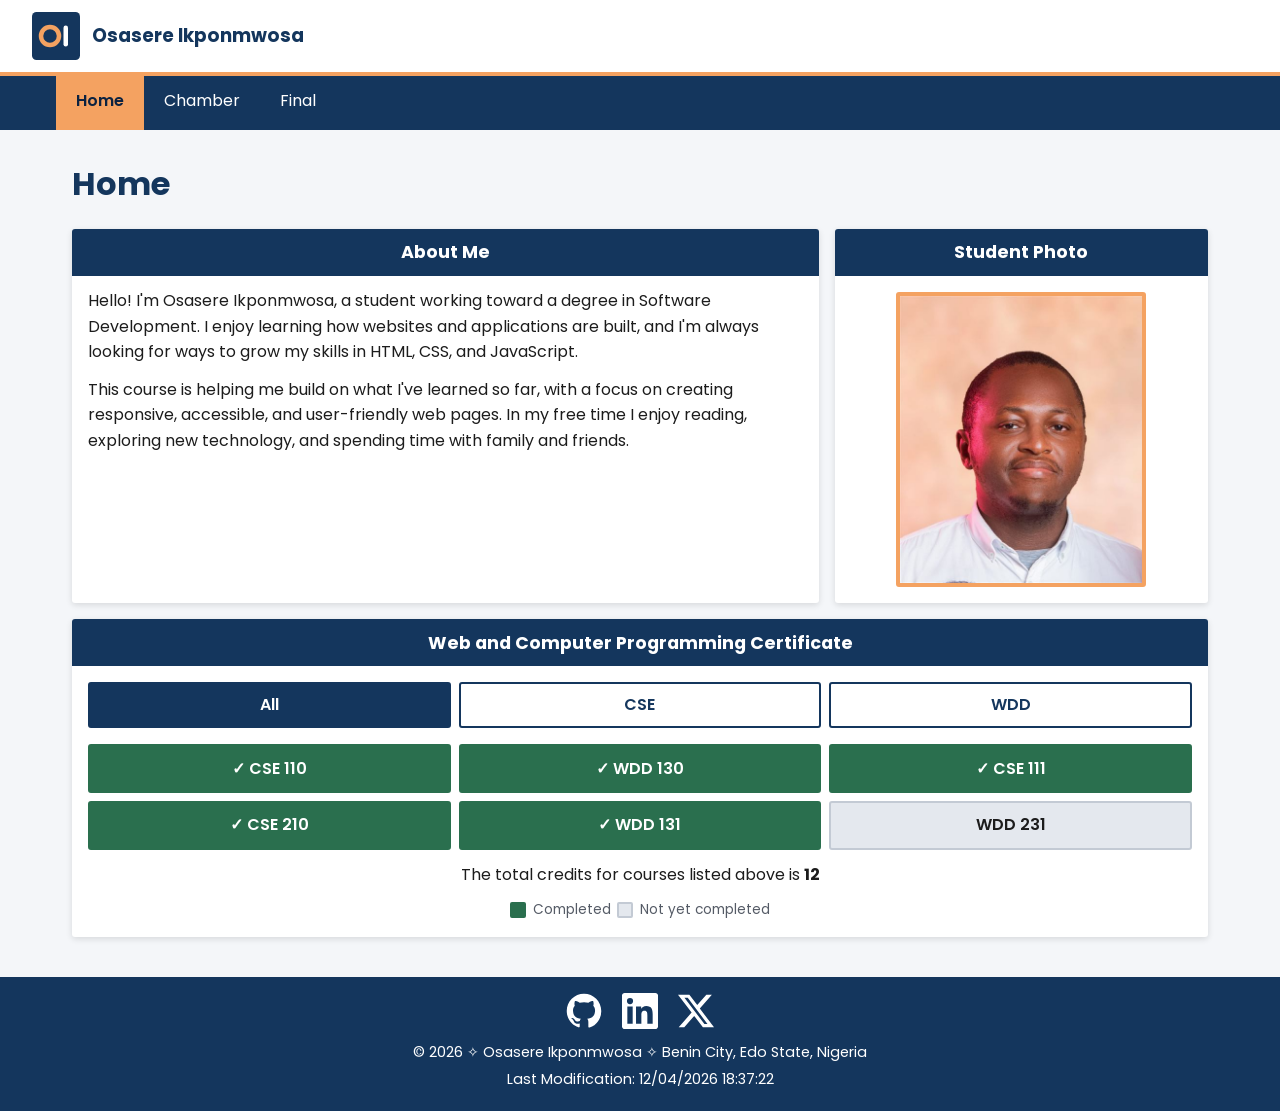
<file: index.html>
<!DOCTYPE html>
<html lang="en">

<head>
  <meta charset="UTF-8">
  <meta name="viewport" content="width=device-width, initial-scale=1.0">
  <title>WDD 231 Course Home | Osasere Ikponmwosa</title>
  <meta name="description"
    content="Course home page for WDD 231 Frontend Web Development I by Osasere Ikponmwosa, featuring the Web and Computer Programming certificate courses.">
  <meta name="author" content="Osasere Ikponmwosa">
  <link rel="preconnect" href="https://fonts.googleapis.com">
  <link rel="preconnect" href="https://fonts.gstatic.com" crossorigin>
  <link href="https://fonts.googleapis.com/css2?family=Poppins:wght@400;600;700&display=swap" rel="stylesheet">
  <link rel="stylesheet" href="styles/small.css">
  <link rel="stylesheet" href="styles/larger.css">
  <link rel="icon" href="images/logo.svg" type="image/svg+xml">
  <script src="scripts/navigation.js" defer></script>
  <script src="scripts/date.js" defer></script>
  <script src="scripts/course.js" defer></script>
</head>

<body>
  <header>
    <div class="brand">
      <img src="images/logo.svg" alt="Osasere Ikponmwosa site logo" width="48" height="48">
      <span>Osasere Ikponmwosa</span>
    </div>
    <button id="menu" type="button" aria-label="Toggle navigation menu" aria-expanded="false"
      aria-controls="nav-links"></button>
  </header>

  <nav aria-label="Main navigation">
    <ul id="nav-links">
      <li class="current"><a href="index.html" aria-current="page">Home</a></li>
      <li><a href="chamber/index.html">Chamber</a></li>
      <li><a href="final/index.html">Final</a></li>
    </ul>
  </nav>

  <main>
    <h1>Home</h1>

    <section class="card about">
      <h2>About Me</h2>
      <p>
        Hello! I'm Osasere Ikponmwosa, a student working toward a degree in Software Development.
        I enjoy learning how websites and applications are built, and I'm always looking for ways to
        grow my skills in HTML, CSS, and JavaScript.
      </p>
      <p>
        This course is helping me build on what I've learned so far, with a focus on creating
        responsive, accessible, and user-friendly web pages. In my free time I enjoy reading,
        exploring new technology, and spending time with family and friends.
      </p>
    </section>

    <section class="card photo">
      <h2>Student Photo</h2>
      <figure>
        <img src="images/profile.jpg" alt="Portrait of Osasere Ikponmwosa" width="250" height="295">
      </figure>
    </section>

    <section class="card courses">
      <h2>Web and Computer Programming Certificate</h2>
      <div class="filters" role="group" aria-label="Filter courses">
        <button type="button" id="all" class="active" aria-pressed="true">All</button>
        <button type="button" id="cse" aria-pressed="false">CSE</button>
        <button type="button" id="wdd" aria-pressed="false">WDD</button>
      </div>
      <div id="course-list" class="course-list"></div>
      <p class="credits">The total credits for courses listed above is <strong id="total-credits">0</strong></p>
      <p class="legend"><span class="key completed-key"></span> Completed <span class="key"></span> Not yet completed</p>
    </section>
  </main>

  <footer>
    <div class="social">
      <a href="https://github.com/osasereik/wdd231"><img src="images/github.svg" alt="GitHub" width="36" height="36"></a>
      <a href="https://www.linkedin.com/in/seregheik/"><img src="images/linkedin.svg" alt="LinkedIn" width="36" height="36"></a>
      <a href="https://x.com/"><img src="images/x-twitter.svg" alt="X" width="36" height="36"></a>
    </div>
    <p>&copy; <span id="currentyear"></span> &#10023; Osasere Ikponmwosa &#10023; Benin City, Edo State, Nigeria</p>
    <p>Last Modification: <span id="lastModified"></span></p>
  </footer>
</body>

</html>
</file>
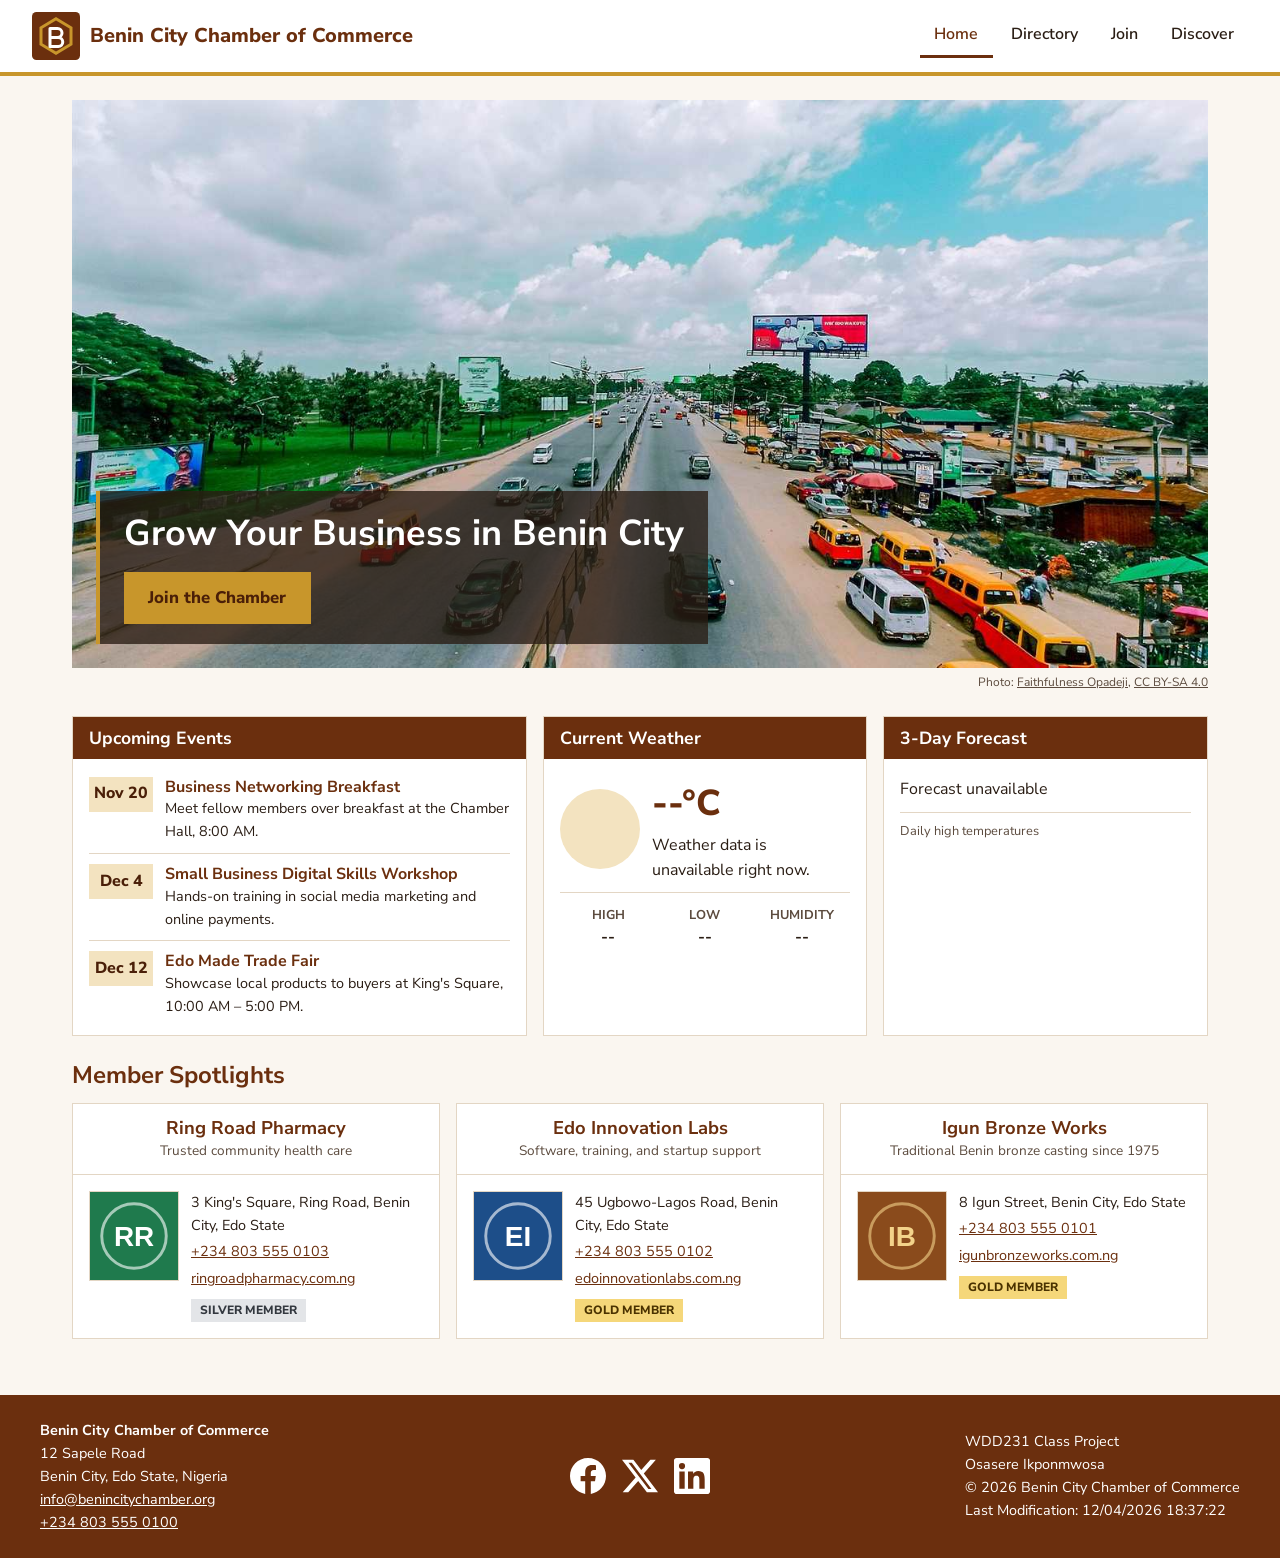
<file: chamber/index.html>
<!DOCTYPE html>
<html lang="en">

<head>
  <meta charset="UTF-8">
  <meta name="viewport" content="width=device-width, initial-scale=1.0">
  <title>Benin City Chamber of Commerce | Home</title>
  <meta name="description"
    content="The Benin City Chamber of Commerce connects and supports local businesses in Edo State, Nigeria. See upcoming events, current weather, and featured member businesses.">
  <meta name="author" content="Osasere Ikponmwosa">

  <meta property="og:title" content="Benin City Chamber of Commerce">
  <meta property="og:description"
    content="Connecting and supporting local businesses in Benin City, Edo State, Nigeria.">
  <meta property="og:image" content="https://osasereik.github.io/wdd231/chamber/images/og-image.jpg">
  <meta property="og:url" content="https://osasereik.github.io/wdd231/chamber/index.html">
  <meta property="og:type" content="website">

  <link rel="icon" href="images/favicon.svg" type="image/svg+xml">

  <link rel="preload" as="image" href="images/hero-medium.jpg"
    imagesrcset="images/hero-small.jpg 600w, images/hero-medium.jpg 1000w, images/hero-large.jpg 1400w"
    imagesizes="(min-width: 1200px) 1136px, 100vw" fetchpriority="high">

  <link rel="preconnect" href="https://fonts.googleapis.com">
  <link rel="preconnect" href="https://fonts.gstatic.com" crossorigin>
  <link href="https://fonts.googleapis.com/css2?family=Nunito+Sans:wght@400;600;700;800&display=swap"
    rel="stylesheet">

  <link rel="stylesheet" href="styles/normalize.css">
  <link rel="stylesheet" href="styles/small.css">
  <link rel="stylesheet" href="styles/larger.css">

  <script src="scripts/navigation.js" defer></script>
  <script src="scripts/date.js" defer></script>
  <script src="scripts/weather.js" defer></script>
  <script type="module" src="scripts/spotlights.js"></script>
</head>

<body>
  <header>
    <a class="brand" href="index.html">
      <img src="images/logo.svg" alt="Benin City Chamber of Commerce logo" width="48" height="48">
      <span>Benin City Chamber of Commerce</span>
    </a>
    <button id="menu" type="button" aria-label="Toggle navigation menu" aria-expanded="false"
      aria-controls="nav-links"></button>
    <nav aria-label="Main navigation">
      <ul id="nav-links">
        <li class="current"><a href="index.html" aria-current="page">Home</a></li>
        <li><a href="directory.html">Directory</a></li>
        <li><a href="join.html">Join</a></li>
        <li><a href="discover.html">Discover</a></li>
      </ul>
    </nav>
  </header>

  <main>
    <section class="hero">
      <img src="images/hero-medium.jpg"
        srcset="images/hero-small.jpg 600w, images/hero-medium.jpg 1000w, images/hero-large.jpg 1400w"
        sizes="(min-width: 1200px) 1136px, 100vw"
        alt="Busy highway in Benin City with yellow commercial buses under a bright cloudy sky"
        width="1400" height="700" fetchpriority="high">
      <div class="hero-content">
        <h1>Grow Your Business in Benin City</h1>
        <a class="cta" href="join.html">Join the Chamber</a>
      </div>
      <p class="credit">
        Photo: <a href="https://commons.wikimedia.org/wiki/File:High-Way_in_Benin_City,_Edo_State.jpg"
          target="_blank" rel="noopener">Faithfulness Opadeji</a>,
        <a href="https://creativecommons.org/licenses/by-sa/4.0" target="_blank" rel="noopener">CC BY-SA 4.0</a>
      </p>
    </section>

    <div class="home-grid">
      <section class="card events">
        <h2>Upcoming Events</h2>
        <ul class="event-list">
          <li>
            <time datetime="2026-11-20">Nov 20</time>
            <div>
              <h3>Business Networking Breakfast</h3>
              <p>Meet fellow members over breakfast at the Chamber Hall, 8:00 AM.</p>
            </div>
          </li>
          <li>
            <time datetime="2026-12-04">Dec 4</time>
            <div>
              <h3>Small Business Digital Skills Workshop</h3>
              <p>Hands-on training in social media marketing and online payments.</p>
            </div>
          </li>
          <li>
            <time datetime="2026-12-12">Dec 12</time>
            <div>
              <h3>Edo Made Trade Fair</h3>
              <p>Showcase local products to buyers at King's Square, 10:00 AM – 5:00 PM.</p>
            </div>
          </li>
        </ul>
      </section>

      <section class="card weather">
        <h2>Current Weather</h2>
        <div class="weather-now">
          <div id="weather-icon" class="weather-icon"></div>
          <div>
            <p class="temp" id="current-temp">--°C</p>
            <p id="weather-desc">Loading weather…</p>
          </div>
        </div>
        <dl class="weather-details">
          <dt>High</dt>
          <dd id="weather-high">--</dd>
          <dt>Low</dt>
          <dd id="weather-low">--</dd>
          <dt>Humidity</dt>
          <dd id="weather-humidity">--</dd>
        </dl>
      </section>

      <section class="card forecast">
        <h2>3-Day Forecast</h2>
        <ul id="forecast" class="forecast-list">
          <li><span>Loading…</span> <strong>--</strong></li>
          <li><span>Loading…</span> <strong>--</strong></li>
          <li><span>Loading…</span> <strong>--</strong></li>
        </ul>
        <p class="forecast-note">Daily high temperatures</p>
      </section>
    </div>

    <section class="spotlight-section">
      <h2>Member Spotlights</h2>
      <div id="spotlights" class="members grid"></div>
    </section>
  </main>

  <footer>
    <div class="footer-inner">
      <address class="contact">
        <strong>Benin City Chamber of Commerce</strong><br>
        12 Sapele Road<br>
        Benin City, Edo State, Nigeria<br>
        <a href="mailto:info@benincitychamber.org">info@benincitychamber.org</a><br>
        <a href="tel:+2348035550100">+234 803 555 0100</a>
      </address>

      <div class="social">
        <a href="https://www.facebook.com/"><img src="images/facebook.svg" alt="Facebook" width="36" height="36"></a>
        <a href="https://x.com/"><img src="images/x-twitter.svg" alt="X" width="36" height="36"></a>
        <a href="https://www.linkedin.com/in/seregheik/"><img src="images/linkedin.svg" alt="LinkedIn" width="36" height="36"></a>
      </div>

      <div class="dev-info">
        <p>WDD231 Class Project</p>
        <p>Osasere Ikponmwosa</p>
        <p>&copy; <span id="currentyear"></span> Benin City Chamber of Commerce</p>
        <p>Last Modification: <span id="lastModified"></span></p>
      </div>
    </div>
  </footer>
</body>

</html>
</file>
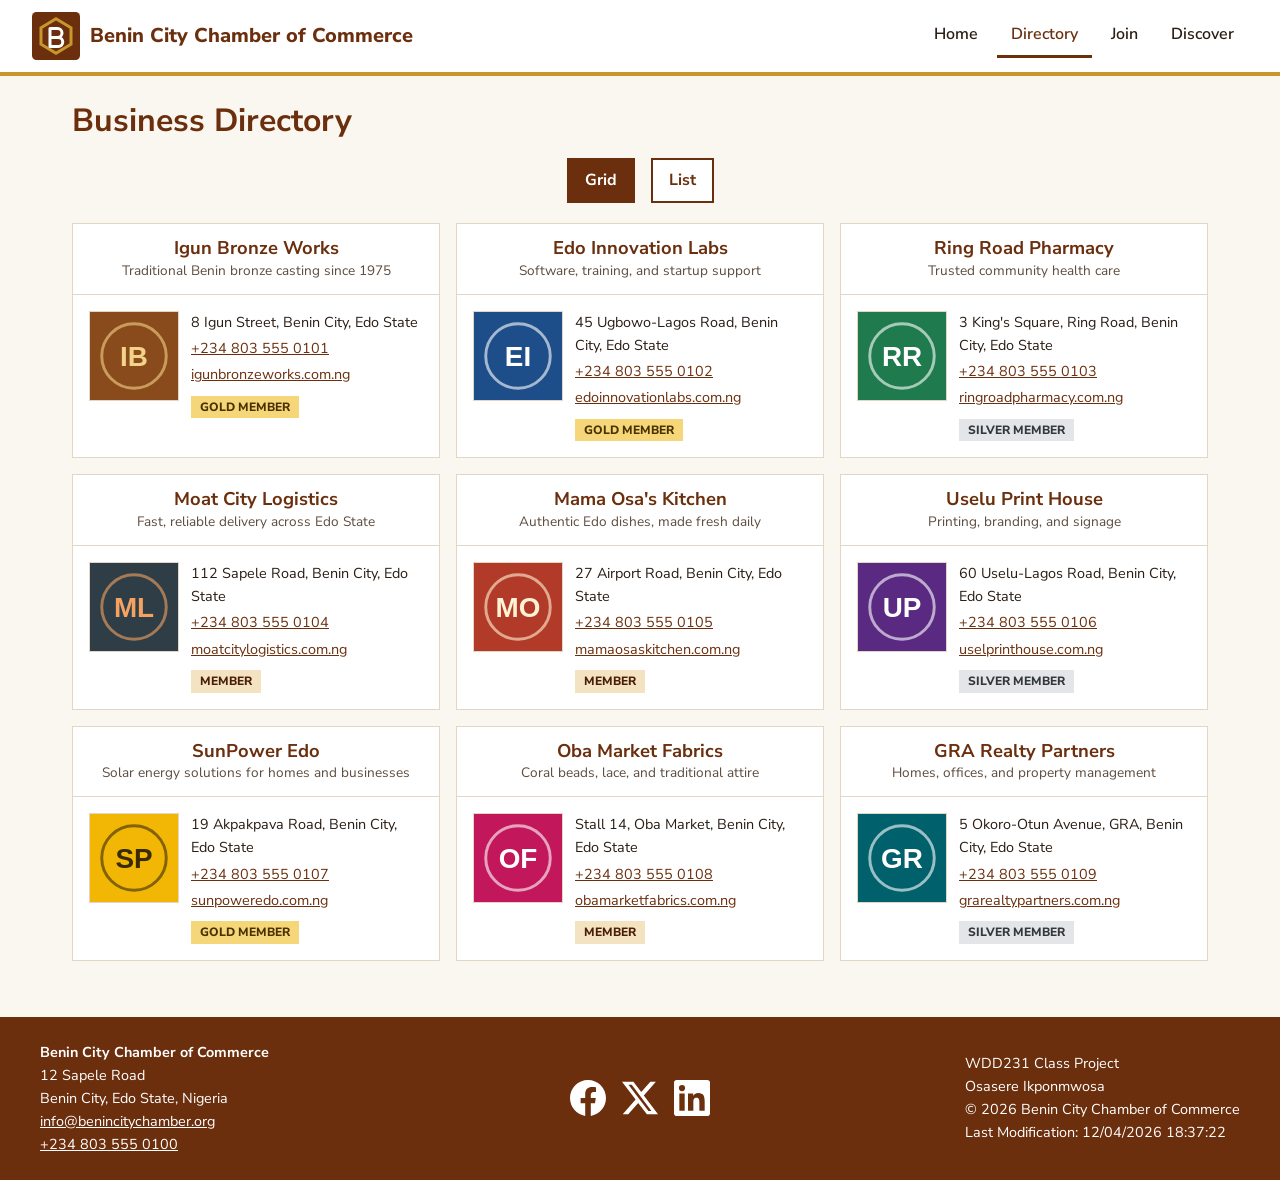
<file: chamber/directory.html>
<!DOCTYPE html>
<html lang="en">

<head>
  <meta charset="UTF-8">
  <meta name="viewport" content="width=device-width, initial-scale=1.0">
  <title>Business Directory | Benin City Chamber of Commerce</title>
  <meta name="description"
    content="Browse the member business directory of the Benin City Chamber of Commerce in Edo State, Nigeria. Find local companies, contact details, and websites.">
  <meta name="author" content="Osasere Ikponmwosa">

  <meta property="og:title" content="Business Directory | Benin City Chamber of Commerce">
  <meta property="og:description"
    content="Find and connect with member businesses of the Benin City Chamber of Commerce in Edo State, Nigeria.">
  <meta property="og:image" content="https://osasereik.github.io/wdd231/chamber/images/og-image.jpg">
  <meta property="og:url" content="https://osasereik.github.io/wdd231/chamber/directory.html">
  <meta property="og:type" content="website">

  <link rel="icon" href="images/favicon.svg" type="image/svg+xml">

  <link rel="preconnect" href="https://fonts.googleapis.com">
  <link rel="preconnect" href="https://fonts.gstatic.com" crossorigin>
  <link href="https://fonts.googleapis.com/css2?family=Nunito+Sans:wght@400;600;700;800&display=swap"
    rel="stylesheet">

  <link rel="stylesheet" href="styles/normalize.css">
  <link rel="stylesheet" href="styles/small.css">
  <link rel="stylesheet" href="styles/larger.css">

  <script src="scripts/navigation.js" defer></script>
  <script src="scripts/date.js" defer></script>
  <script type="module" src="scripts/directory.js"></script>
</head>

<body>
  <header>
    <a class="brand" href="index.html">
      <img src="images/logo.svg" alt="Benin City Chamber of Commerce logo" width="48" height="48">
      <span>Benin City Chamber of Commerce</span>
    </a>
    <button id="menu" type="button" aria-label="Toggle navigation menu" aria-expanded="false"
      aria-controls="nav-links"></button>
    <nav aria-label="Main navigation">
      <ul id="nav-links">
        <li><a href="index.html">Home</a></li>
        <li class="current"><a href="directory.html" aria-current="page">Directory</a></li>
        <li><a href="join.html">Join</a></li>
        <li><a href="discover.html">Discover</a></li>
      </ul>
    </nav>
  </header>

  <main>
    <h1>Business Directory</h1>

    <div class="view-toggle" role="group" aria-label="Choose directory view">
      <button type="button" id="grid-btn" class="active" aria-pressed="true">
        Grid
      </button>
      <button type="button" id="list-btn" aria-pressed="false">
        List
      </button>
    </div>

    <div id="members" class="members grid" aria-live="polite"></div>
  </main>

  <footer>
    <div class="footer-inner">
      <address class="contact">
        <strong>Benin City Chamber of Commerce</strong><br>
        12 Sapele Road<br>
        Benin City, Edo State, Nigeria<br>
        <a href="mailto:info@benincitychamber.org">info@benincitychamber.org</a><br>
        <a href="tel:+2348035550100">+234 803 555 0100</a>
      </address>

      <div class="social">
        <a href="https://www.facebook.com/"><img src="images/facebook.svg" alt="Facebook" width="36" height="36"></a>
        <a href="https://x.com/"><img src="images/x-twitter.svg" alt="X" width="36" height="36"></a>
        <a href="https://www.linkedin.com/in/seregheik/"><img src="images/linkedin.svg" alt="LinkedIn" width="36" height="36"></a>
      </div>

      <div class="dev-info">
        <p>WDD231 Class Project</p>
        <p>Osasere Ikponmwosa</p>
        <p>&copy; <span id="currentyear"></span> Benin City Chamber of Commerce</p>
        <p>Last Modification: <span id="lastModified"></span></p>
      </div>
    </div>
  </footer>
</body>

</html>
</file>
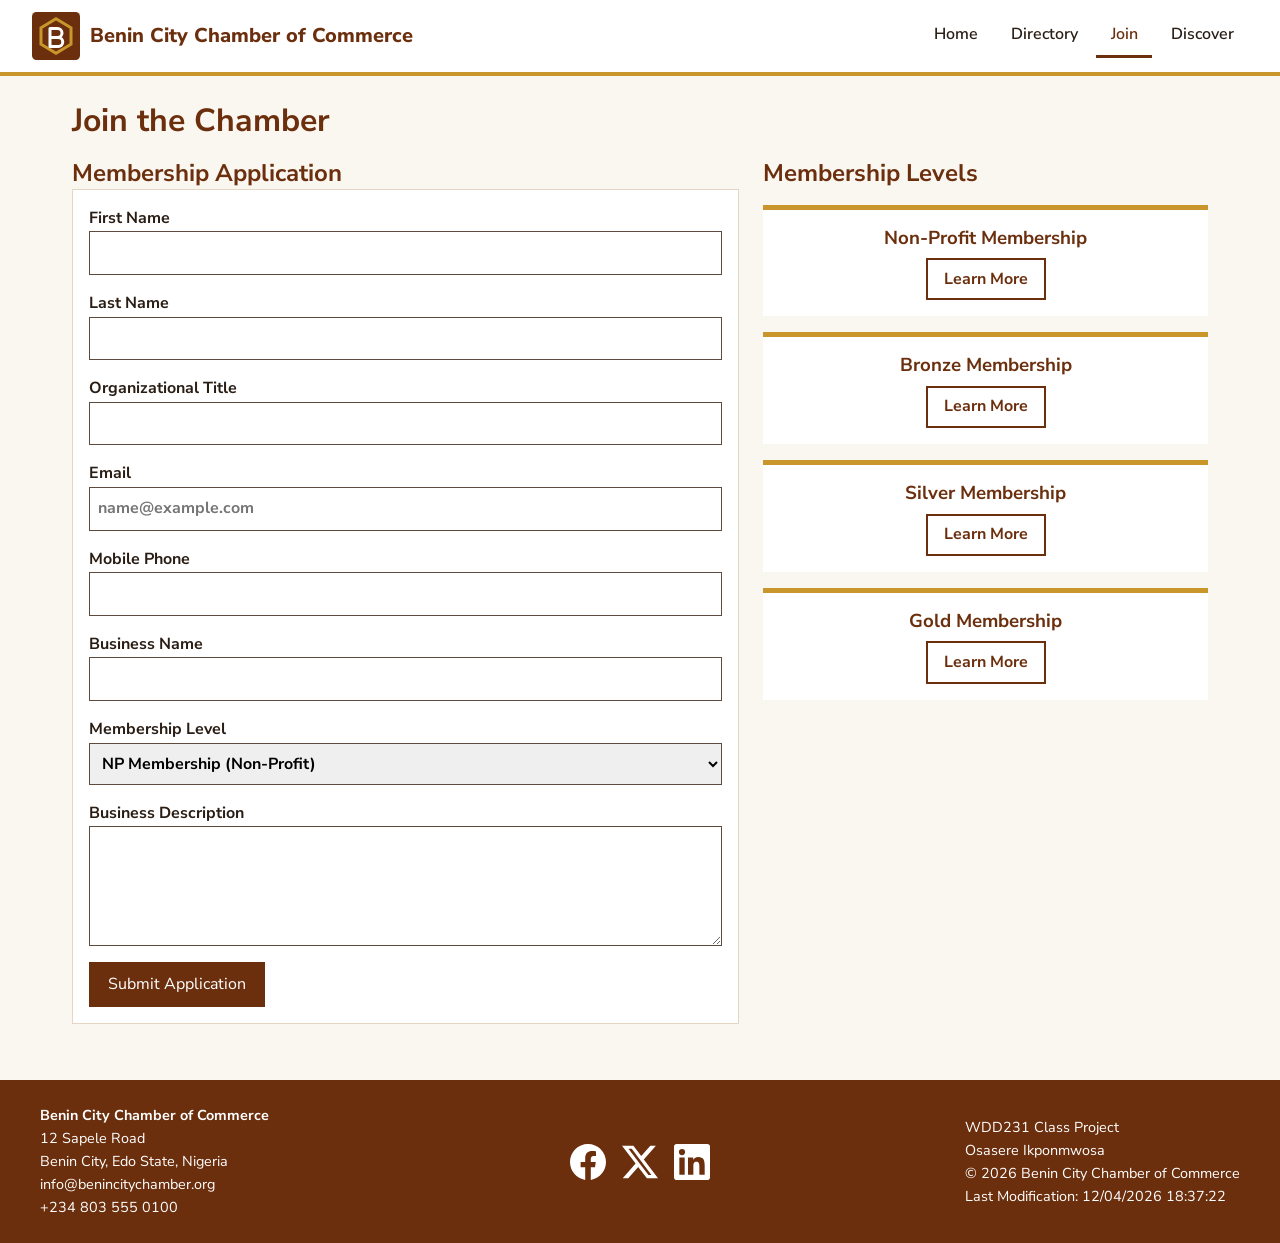
<file: chamber/join.html>
<!DOCTYPE html>
<html lang="en">

<head>
  <meta charset="UTF-8">
  <meta name="viewport" content="width=device-width, initial-scale=1.0">
  <title>Join | Benin City Chamber of Commerce</title>
  <meta name="description" content="Join the Benin City Chamber of Commerce. Compare membership levels and apply online.">
  <meta name="author" content="Osasere Ikponmwosa">
  <meta property="og:title" content="Join the Benin City Chamber of Commerce">
  <meta property="og:description" content="Compare membership levels and apply to join the chamber.">
  <meta property="og:image" content="https://osasereik.github.io/wdd231/chamber/images/og-image.jpg">
  <meta property="og:url" content="https://osasereik.github.io/wdd231/chamber/join.html">
  <link rel="icon" href="images/favicon.svg" type="image/svg+xml">
  <link rel="preconnect" href="https://fonts.googleapis.com">
  <link rel="preconnect" href="https://fonts.gstatic.com" crossorigin>
  <link href="https://fonts.googleapis.com/css2?family=Nunito+Sans:wght@400;700&display=swap" rel="stylesheet">
  <link rel="stylesheet" href="styles/normalize.css">
  <link rel="stylesheet" href="styles/small.css">
  <link rel="stylesheet" href="styles/larger.css">
  <script src="scripts/navigation.js" defer></script>
  <script src="scripts/date.js" defer></script>
  <script src="scripts/join.js" defer></script>
</head>

<body>
  <header>
    <a class="brand" href="index.html">
      <img src="images/logo.svg" alt="Benin City Chamber of Commerce logo" width="48" height="48">
      <span>Benin City Chamber of Commerce</span>
    </a>
    <button id="menu" type="button" aria-label="Toggle navigation menu"></button>
    <nav>
      <ul id="nav-links">
        <li><a href="index.html">Home</a></li>
        <li><a href="directory.html">Directory</a></li>
        <li class="current"><a href="join.html">Join</a></li>
        <li><a href="discover.html">Discover</a></li>
      </ul>
    </nav>
  </header>

  <main>
    <h1>Join the Chamber</h1>

    <div class="join-layout">
      <section>
        <h2>Membership Application</h2>
        <form class="join-form" action="thankyou.html" method="get">
          <label>First Name
            <input type="text" name="first" title="First name" autocomplete="given-name" required>
          </label>
          <label>Last Name
            <input type="text" name="last" title="Last name" autocomplete="family-name" required>
          </label>
          <label>Organizational Title
            <input type="text" name="title" title="At least 7 letters, spaces, or hyphens" autocomplete="organization-title" pattern="[A-Za-z \-]{7,}">
          </label>
          <label>Email
            <input type="email" name="email" title="Email address" autocomplete="email" placeholder="name@example.com" required>
          </label>
          <label>Mobile Phone
            <input type="tel" name="phone" title="Mobile phone number" autocomplete="tel" required>
          </label>
          <label>Business Name
            <input type="text" name="business" title="Business or organization name" autocomplete="organization" required>
          </label>
          <label>Membership Level
            <select name="level" title="Membership level">
              <option value="np">NP Membership (Non-Profit)</option>
              <option value="bronze">Bronze Membership</option>
              <option value="silver">Silver Membership</option>
              <option value="gold">Gold Membership</option>
            </select>
          </label>
          <label>Business Description
            <textarea name="description" title="Business description" rows="4"></textarea>
          </label>
          <input type="hidden" name="timestamp" id="timestamp">
          <input type="submit" value="Submit Application">
        </form>
      </section>

      <section>
        <h2>Membership Levels</h2>
        <div class="level-card">
          <h3>Non-Profit Membership</h3>
          <button type="button" data-modal="np">Learn More</button>
        </div>
        <div class="level-card">
          <h3>Bronze Membership</h3>
          <button type="button" data-modal="bronze">Learn More</button>
        </div>
        <div class="level-card">
          <h3>Silver Membership</h3>
          <button type="button" data-modal="silver">Learn More</button>
        </div>
        <div class="level-card">
          <h3>Gold Membership</h3>
          <button type="button" data-modal="gold">Learn More</button>
        </div>
      </section>
    </div>

    <dialog id="np">
      <h3>Non-Profit Membership</h3>
      <ul>
        <li>Directory listing</li>
        <li>Monthly newsletter</li>
      </ul>
      <p>Cost: Free</p>
      <button type="button" class="close">Close</button>
    </dialog>

    <dialog id="bronze">
      <h3>Bronze Membership</h3>
      <ul>
        <li>Directory listing</li>
        <li>Monthly newsletter</li>
        <li>One free training workshop</li>
      </ul>
      <p>Cost: &#8358;50,000 per year</p>
      <button type="button" class="close">Close</button>
    </dialog>

    <dialog id="silver">
      <h3>Silver Membership</h3>
      <ul>
        <li>Everything in Bronze</li>
        <li>Home page spotlight</li>
        <li>Discounts on chamber events</li>
      </ul>
      <p>Cost: &#8358;120,000 per year</p>
      <button type="button" class="close">Close</button>
    </dialog>

    <dialog id="gold">
      <h3>Gold Membership</h3>
      <ul>
        <li>Everything in Silver</li>
        <li>Website advertising</li>
        <li>Invitations to special events</li>
        <li>Free booth at the trade fair</li>
      </ul>
      <p>Cost: &#8358;250,000 per year</p>
      <button type="button" class="close">Close</button>
    </dialog>
  </main>

  <footer>
    <div class="footer-inner">
      <address>
        <strong>Benin City Chamber of Commerce</strong><br>
        12 Sapele Road<br>
        Benin City, Edo State, Nigeria<br>
        info@benincitychamber.org<br>
        +234 803 555 0100
      </address>
      <div class="social">
        <a href="https://www.facebook.com/"><img src="images/facebook.svg" alt="Facebook" width="36" height="36"></a>
        <a href="https://x.com/"><img src="images/x-twitter.svg" alt="X" width="36" height="36"></a>
        <a href="https://www.linkedin.com/in/seregheik/"><img src="images/linkedin.svg" alt="LinkedIn" width="36" height="36"></a>
      </div>
      <div class="dev-info">
        <p>WDD231 Class Project</p>
        <p>Osasere Ikponmwosa</p>
        <p>&copy; <span id="currentyear"></span> Benin City Chamber of Commerce</p>
        <p>Last Modification: <span id="lastModified"></span></p>
      </div>
    </div>
  </footer>
</body>

</html>
</file>
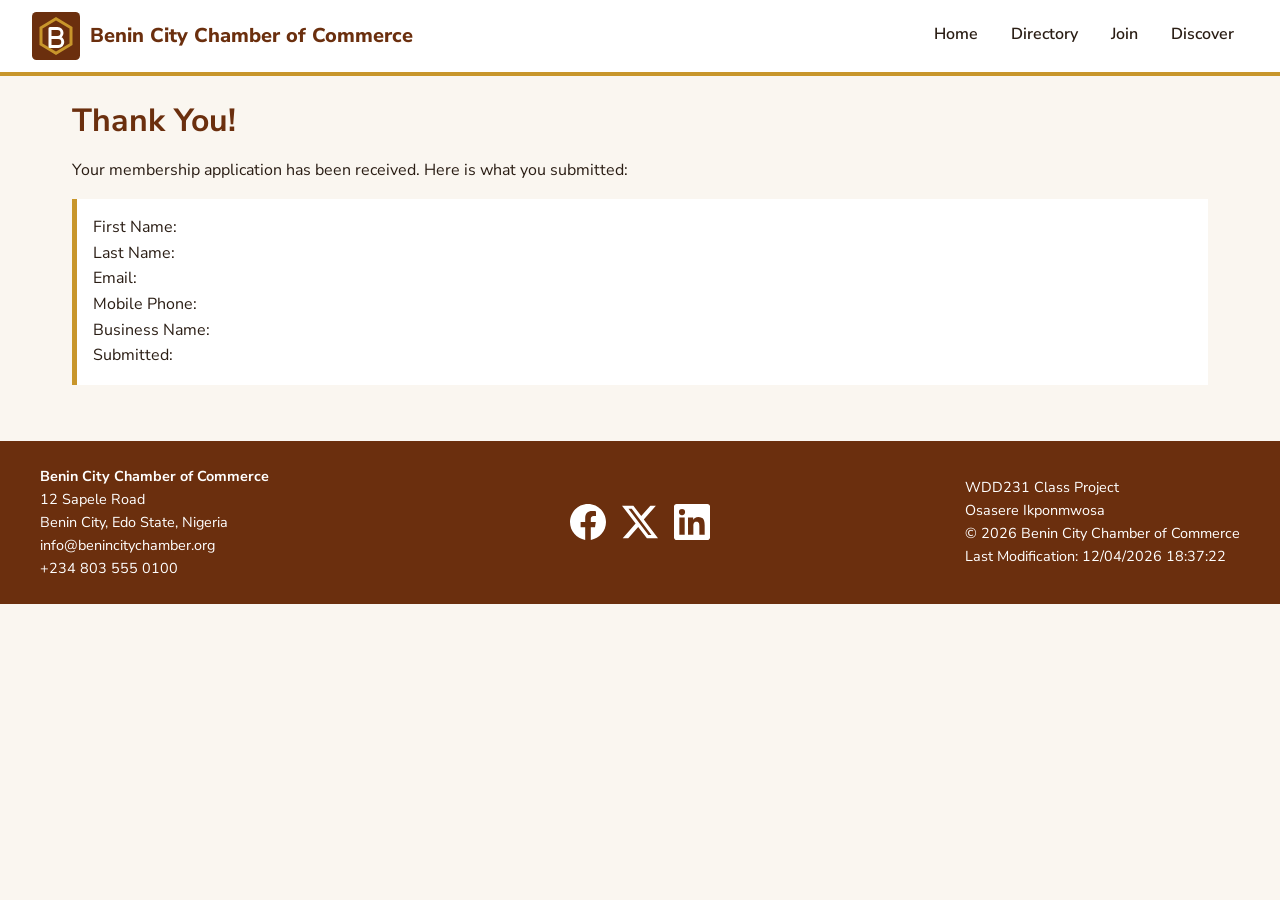
<file: chamber/thankyou.html>
<!DOCTYPE html>
<html lang="en">

<head>
  <meta charset="UTF-8">
  <meta name="viewport" content="width=device-width, initial-scale=1.0">
  <title>Thank You | Benin City Chamber of Commerce</title>
  <meta name="description" content="Thank you for applying to join the Benin City Chamber of Commerce.">
  <meta name="author" content="Osasere Ikponmwosa">
  <meta property="og:title" content="Thank You | Benin City Chamber of Commerce">
  <meta property="og:description" content="Your membership application has been received.">
  <meta property="og:image" content="https://osasereik.github.io/wdd231/chamber/images/og-image.jpg">
  <meta property="og:url" content="https://osasereik.github.io/wdd231/chamber/thankyou.html">
  <link rel="icon" href="images/favicon.svg" type="image/svg+xml">
  <link rel="preconnect" href="https://fonts.googleapis.com">
  <link rel="preconnect" href="https://fonts.gstatic.com" crossorigin>
  <link href="https://fonts.googleapis.com/css2?family=Nunito+Sans:wght@400;700&display=swap" rel="stylesheet">
  <link rel="stylesheet" href="styles/normalize.css">
  <link rel="stylesheet" href="styles/small.css">
  <link rel="stylesheet" href="styles/larger.css">
  <script src="scripts/navigation.js" defer></script>
  <script src="scripts/date.js" defer></script>
  <script src="scripts/thankyou.js" defer></script>
</head>

<body>
  <header>
    <a class="brand" href="index.html">
      <img src="images/logo.svg" alt="Benin City Chamber of Commerce logo" width="48" height="48">
      <span>Benin City Chamber of Commerce</span>
    </a>
    <button id="menu" type="button" aria-label="Toggle navigation menu"></button>
    <nav>
      <ul id="nav-links">
        <li><a href="index.html">Home</a></li>
        <li><a href="directory.html">Directory</a></li>
        <li><a href="join.html">Join</a></li>
        <li><a href="discover.html">Discover</a></li>
      </ul>
    </nav>
  </header>

  <main>
    <h1>Thank You!</h1>
    <p>Your membership application has been received. Here is what you submitted:</p>
    <div class="results">
      <p>First Name: <span id="first"></span></p>
      <p>Last Name: <span id="last"></span></p>
      <p>Email: <span id="email"></span></p>
      <p>Mobile Phone: <span id="phone"></span></p>
      <p>Business Name: <span id="business"></span></p>
      <p>Submitted: <span id="timestamp"></span></p>
    </div>
  </main>

  <footer>
    <div class="footer-inner">
      <address>
        <strong>Benin City Chamber of Commerce</strong><br>
        12 Sapele Road<br>
        Benin City, Edo State, Nigeria<br>
        info@benincitychamber.org<br>
        +234 803 555 0100
      </address>
      <div class="social">
        <a href="https://www.facebook.com/"><img src="images/facebook.svg" alt="Facebook" width="36" height="36"></a>
        <a href="https://x.com/"><img src="images/x-twitter.svg" alt="X" width="36" height="36"></a>
        <a href="https://www.linkedin.com/in/seregheik/"><img src="images/linkedin.svg" alt="LinkedIn" width="36" height="36"></a>
      </div>
      <div class="dev-info">
        <p>WDD231 Class Project</p>
        <p>Osasere Ikponmwosa</p>
        <p>&copy; <span id="currentyear"></span> Benin City Chamber of Commerce</p>
        <p>Last Modification: <span id="lastModified"></span></p>
      </div>
    </div>
  </footer>
</body>

</html>
</file>
<file: styles/small.css>
/* ===== Base / small-screen styles (mobile first) ===== */
:root {
  --primary: #14365d;      /* deep navy */
  --primary-dark: #0b2240;
  --accent: #f4a261;       /* warm sand */
  --accent-strong: #e76f51;
  --complete: #2a6f4e;     /* forest green for completed courses */
  --bg: #f4f6f9;
  --card: #ffffff;
  --text: #1c1c1c;
  --muted: #555b66;
  --radius: 3px;
  --font: "Poppins", Arial, Helvetica, sans-serif;
}

*,
*::before,
*::after {
  box-sizing: border-box;
}

body {
  margin: 0;
  font-family: var(--font);
  color: var(--text);
  background-color: var(--bg);
  line-height: 1.6;
}

img,
svg {
  max-width: 100%;
  height: auto;
  display: block;
}

/* ===== Header ===== */
header {
  display: flex;
  align-items: center;
  justify-content: space-between;
  gap: 1rem;
  padding: 0.75rem 1rem;
  background-color: var(--card);
  border-bottom: 4px solid var(--accent);
}

.brand {
  display: flex;
  align-items: center;
  gap: 0.75rem;
}

.brand img {
  width: 48px;
  height: 48px;
}

.brand span {
  font-size: 1.15rem;
  font-weight: 700;
  color: var(--primary);
}

#menu {
  font-size: 1.75rem;
  line-height: 1;
  width: 48px;
  height: 48px;
  border: 2px solid var(--primary);
  border-radius: var(--radius);
  background: transparent;
  color: var(--primary);
  cursor: pointer;
}

#menu::before {
  content: "\2630"; /* ☰ */
}

#menu.open::before {
  content: "\2715"; /* ✕ */
}

/* ===== Navigation ===== */
nav {
  background-color: var(--primary);
}

nav ul {
  list-style: none;
  margin: 0;
  padding: 0;
  display: none;
}

nav ul.open {
  display: block;
}

nav a {
  display: block;
  padding: 0.75rem 1rem;
  color: #ffffff;
  text-decoration: none;
  border-left: 4px solid transparent; /* reserve space: no twitch on hover */
  transition: background-color 0.2s ease;
}

nav a:hover,
nav a:focus-visible {
  background-color: var(--primary-dark);
  border-left-color: var(--accent);
}

/* Wayfinding */
nav .current a {
  background-color: var(--accent);
  color: var(--primary-dark);
  font-weight: 600;
}

/* ===== Main ===== */
main {
  max-width: 1200px;
  margin: 0 auto;
  padding: 1rem;
  display: grid;
  gap: 1rem;
}

h1 {
  margin: 0.25rem 0;
  color: var(--primary);
}

.card {
  background-color: var(--card);
  border-radius: var(--radius);
  box-shadow: 0 2px 6px rgb(0 0 0 / 12%);
  overflow: hidden;
}

.card h2 {
  margin: 0;
  padding: 0.6rem 1rem;
  font-size: 1.1rem;
  text-align: center;
  background-color: var(--primary);
  color: #ffffff;
}

.card p {
  margin: 0;
  padding: 0.75rem 1rem 0;
}

.about p:last-child {
  padding-bottom: 1rem;
}

.photo figure {
  margin: 0;
  padding: 1rem;
}

.photo img {
  margin: 0 auto;
  width: 250px;
  aspect-ratio: 250 / 295;
  object-fit: cover;
  border-radius: var(--radius);
  border: 4px solid var(--accent);
}

/* ===== Course filters & cards ===== */
.filters {
  display: grid;
  grid-template-columns: repeat(3, 1fr);
  gap: 0.5rem;
  padding: 1rem 1rem 0;
}

.filters button {
  font: inherit;
  font-weight: 600;
  padding: 0.5rem;
  border: 2px solid var(--primary);
  border-radius: var(--radius);
  background-color: var(--card);
  color: var(--primary);
  cursor: pointer;
  transition: background-color 0.2s ease, color 0.2s ease;
}

.filters button:hover,
.filters button:focus-visible {
  background-color: #dfe7f1;
}

.filters button.active {
  background-color: var(--primary);
  color: #ffffff;
}

.course-list {
  display: grid;
  grid-template-columns: repeat(2, 1fr);
  gap: 0.5rem;
  padding: 1rem 1rem 0;
}

.course {
  padding: 0.6rem 0.5rem;
  text-align: center;
  font-weight: 600;
  border-radius: var(--radius);
  background-color: #e4e8ee;
  color: var(--text);
  border: 2px solid #c3cad4;
}

.course.completed {
  background-color: var(--complete);
  color: #ffffff;
  border-color: var(--complete);
}

.course.completed::before {
  content: "\2713  "; /* ✓ */
}

.credits {
  text-align: center;
}

.legend {
  display: flex;
  flex-wrap: wrap;
  justify-content: center;
  align-items: center;
  gap: 0.4rem;
  font-size: 0.85rem;
  color: var(--muted);
  padding-bottom: 1rem !important;
}

.key {
  display: inline-block;
  width: 1rem;
  height: 1rem;
  border-radius: 2px;
  background-color: #e4e8ee;
  border: 2px solid #c3cad4;
}

.key.completed-key {
  background-color: var(--complete);
  border-color: var(--complete);
}

/* ===== Footer ===== */
footer {
  margin-top: 1rem;
  padding: 1rem;
  text-align: center;
  background-color: var(--primary);
  color: #ffffff;
}

footer p {
  margin: 0.25rem 0;
  font-size: 0.9rem;
}

.social {
  display: flex;
  justify-content: center;
  gap: 1.25rem;
  margin-bottom: 0.75rem;
}

.social a {
  display: block;
  width: 36px;
  height: 36px;
  color: #ffffff;
  transition: color 0.2s ease;
}

.social a:hover,
.social a:focus-visible {
  color: var(--accent);
}
</file>
<file: styles/larger.css>
/* ===== Larger-screen styles ===== */
@media (min-width: 640px) {
  .course-list {
    grid-template-columns: repeat(3, 1fr);
  }
}

@media (min-width: 768px) {
  header {
    padding: 0.75rem 2rem;
  }

  /* Hide hamburger, show horizontal flex nav */
  #menu {
    display: none;
  }

  nav ul,
  nav ul.open {
    display: flex;
    max-width: 1200px;
    margin: 0 auto;
    padding: 0 1rem;
  }

  nav a {
    padding: 0.75rem 1.25rem;
    border-left: none;
    border-bottom: 4px solid transparent; /* reserved space: no twitch */
  }

  nav a:hover,
  nav a:focus-visible {
    border-bottom-color: var(--accent);
  }

  /* Two-column layout: About Me + Photo, then courses full width */
  main {
    grid-template-columns: 2fr 1fr;
    padding: 1.5rem 2rem;
  }

  main h1,
  .courses {
    grid-column: 1 / -1;
  }

  .photo {
    display: flex;
    flex-direction: column;
  }

  .photo figure {
    flex: 1;
    display: grid;
    place-items: center;
  }

  .photo img {
    width: 100%;
    max-width: 250px;
  }
}
</file>
<file: chamber/styles/small.css>
:root {
  --primary: #6b2f0e;
  --primary-dark: #4a1f08;
  --secondary: #c8962b;
  --secondary-light: #f3e3c0;
  --bg: #faf6f0;
  --surface: #ffffff;
  --text: #2a1d14;
  --muted: #5c4b3e;
  --border: #e3d6c4;
}

body {
  font-family: "Nunito Sans", Arial, Helvetica, sans-serif;
  color: var(--text);
  background-color: var(--bg);
  line-height: 1.6;
}

header {
  display: flex;
  flex-wrap: wrap;
  align-items: center;
  justify-content: space-between;
  gap: 0.5rem;
  padding: 0.75rem 1rem;
  background-color: var(--surface);
  border-bottom: 4px solid var(--secondary);
}

.brand {
  flex: 1;
  display: flex;
  align-items: center;
  gap: 0.6rem;
  text-decoration: none;
  color: var(--primary);
  font-weight: 800;
  line-height: 1.2;
  font-size: 1.05rem;
}

#menu {
  width: 44px;
  height: 44px;
  font-size: 1.6rem;
}

#menu::before {
  content: "\2630";
}

#menu.open::before {
  content: "\2715";
}

header nav {
  flex-basis: 100%;
}

nav ul {
  display: none;
  list-style: none;
}

nav ul.open {
  display: block;
}

nav a {
  display: block;
  padding: 0.65rem 1rem;
  text-decoration: none;
  color: var(--text);
  font-weight: 600;
  border-left: 4px solid var(--surface);
}

nav a:hover,
nav a:focus-visible {
  background-color: var(--secondary-light);
  border-left-color: var(--secondary);
}

nav .current a {
  color: var(--surface);
  background-color: var(--primary);
  border-left-color: var(--secondary);
}

main {
  max-width: 1200px;
  margin: 0 auto;
  padding: 1rem;
}

h1,
h2,
h3 {
  color: var(--primary);
  line-height: 1.3;
}

h1 {
  font-size: 1.75rem;
  margin-bottom: 1rem;
}

button {
  font-weight: 700;
  color: var(--primary);
  background-color: var(--surface);
  border: 2px solid var(--primary);
  cursor: pointer;
}

.view-toggle {
  display: flex;
  justify-content: center;
  gap: 1rem;
  margin-bottom: 1.25rem;
}

.view-toggle button {
  padding: 0.5rem 1rem;
}

.view-toggle button:hover,
.view-toggle button:focus-visible {
  background-color: var(--secondary-light);
}

.view-toggle button.active {
  color: var(--surface);
  background-color: var(--primary);
}

/* Reserve space while members load from JSON so the footer
   doesn't jump (prevents Cumulative Layout Shift) */
#members:empty {
  min-height: 100vh;
}

#spotlights:empty {
  min-height: 300px;
}

.members.grid {
  display: grid;
  gap: 1rem;
}

.member,
.card {
  background-color: var(--surface);
  border: 1px solid var(--border);
}

.grid .member-head {
  padding: 0.75rem 1rem;
  text-align: center;
  border-bottom: 1px solid var(--border);
}

.member h2,
.member h3 {
  font-size: 1.15rem;
}

.tagline {
  font-size: 0.85rem;
  color: var(--muted);
}

.grid .member-body {
  display: grid;
  grid-template-columns: 90px 1fr;
  gap: 0.75rem;
  padding: 1rem;
}

.member img {
  border: 1px solid var(--border);
}

.details {
  font-size: 0.9rem;
  overflow-wrap: anywhere;
}

.details p {
  margin-bottom: 0.2rem;
}

.details a {
  color: var(--primary);
}

.level {
  display: inline-block;
  margin-top: 0.4rem;
  padding: 0.1rem 0.55rem;
  font-size: 0.75rem;
  font-weight: 800;
  text-transform: uppercase;
}

.level-3 {
  background-color: #f5d77a;
  color: #4a3200;
}

.level-2 {
  background-color: #e3e5e8;
  color: #33383f;
}

.level-1 {
  background-color: var(--secondary-light);
  color: var(--primary-dark);
}

.members.list {
  border: 1px solid var(--border);
}

.list .member {
  border: none;
  padding: 0.75rem 1rem;
}

.list .member:nth-child(even) {
  background-color: var(--secondary-light);
}

.list .member img,
.list .tagline {
  display: none;
}

.list .member h2 {
  font-size: 1rem;
}

/* ===== Home page ===== */
.hero {
  position: relative;
  margin-bottom: 1.5rem;
}

.hero img {
  width: 100%;
  height: auto;
  aspect-ratio: 4 / 3;
  object-fit: cover;
}

.hero-content {
  position: absolute;
  left: 0.75rem;
  right: 0.75rem;
  bottom: 2.25rem;
  padding: 0.6rem 0.85rem;
  background-color: #2a1d14c7;
  border-left: 4px solid var(--secondary);
}

.hero h1 {
  color: #ffffff;
  font-size: 1.15rem;
  margin-bottom: 0.5rem;
}

.cta {
  display: inline-block;
  padding: 0.5rem 1.1rem;
  font-weight: 800;
  text-decoration: none;
  color: var(--primary-dark);
  background-color: var(--secondary);
  border: 2px solid var(--secondary);
}

.cta:hover,
.cta:focus-visible {
  background-color: #ffffff;
}

.credit {
  margin-top: 0.3rem;
  font-size: 0.75rem;
  color: var(--muted);
  text-align: right;
}

.home-grid {
  display: grid;
  gap: 1rem;
  margin-bottom: 1.5rem;
}

.card h2 {
  padding: 0.6rem 1rem;
  font-size: 1.1rem;
  color: #ffffff;
  background-color: var(--primary);
}

.event-list {
  list-style: none;
  padding: 0.5rem 1rem;
}

.event-list li {
  display: grid;
  grid-template-columns: 4rem 1fr;
  gap: 0.75rem;
  padding: 0.6rem 0;
  border-bottom: 1px solid var(--border);
}

.event-list li:last-child {
  border-bottom: none;
}

.event-list time {
  align-self: start;
  padding: 0.3rem 0;
  font-weight: 800;
  text-align: center;
  color: var(--primary-dark);
  background-color: var(--secondary-light);
}

.event-list h3 {
  font-size: 1rem;
}

.event-list p {
  font-size: 0.9rem;
}

.weather-now {
  display: flex;
  align-items: center;
  gap: 0.75rem;
  padding: 1rem 1rem 0.5rem;
}

.weather-icon {
  flex-shrink: 0;
  width: 80px;
  height: 80px;
  border-radius: 50%;
  background-color: var(--secondary-light);
}

.temp {
  font-size: 2.25rem;
  font-weight: 800;
  color: var(--primary);
}

.weather-details {
  display: grid;
  grid-template-columns: repeat(3, 1fr);
  grid-auto-flow: column;
  grid-template-rows: auto auto;
  margin: 0 1rem 1rem;
  padding-top: 0.75rem;
  text-align: center;
  border-top: 1px solid var(--border);
}

.weather-details dt {
  font-size: 0.8rem;
  font-weight: 700;
  text-transform: uppercase;
  color: var(--muted);
}

.weather-details dd {
  font-weight: 700;
}

.forecast-list {
  list-style: none;
  padding: 0.5rem 1rem 0;
}

.forecast-list li {
  display: flex;
  justify-content: space-between;
  padding: 0.6rem 0;
  border-bottom: 1px solid var(--border);
}

.forecast-list strong {
  color: var(--primary);
}

.forecast-note {
  padding: 0.5rem 1rem 1rem;
  font-size: 0.8rem;
  color: var(--muted);
}

.spotlight-section > h2 {
  margin-bottom: 0.75rem;
  font-size: 1.5rem;
}

footer {
  margin-top: 2rem;
  padding: 1.5rem 1rem;
  color: #ffffff;
  background-color: var(--primary);
  font-size: 0.9rem;
}

.footer-inner {
  max-width: 1200px;
  margin: 0 auto;
  display: grid;
  gap: 1.25rem;
  text-align: center;
}

.social {
  display: flex;
  justify-content: center;
  gap: 1rem;
}

.join-layout {
  display: grid;
  gap: 1.5rem;
}

.join-form {
  display: grid;
  gap: 1rem;
  padding: 1rem;
  background-color: var(--surface);
  border: 1px solid var(--border);
}

.join-form label {
  display: grid;
  font-weight: 700;
}

.join-form input,
.join-form select,
.join-form textarea {
  padding: 0.5rem;
  border: 1px solid var(--muted);
}

.join-form input[type="submit"] {
  justify-self: start;
  padding: 0.6rem 1.2rem;
  color: #ffffff;
  background-color: var(--primary);
  border: none;
  cursor: pointer;
}

.level-card {
  margin-top: 1rem;
  padding: 1rem;
  text-align: center;
  background-color: var(--surface);
  border-top: 5px solid var(--secondary);
  animation: fade-in 1.5s;
}

@keyframes fade-in {
  from {
    opacity: 0;
  }

  to {
    opacity: 1;
  }
}

.level-card button,
dialog button {
  margin-top: 0.5rem;
  padding: 0.4rem 1rem;
}

dialog {
  max-width: 400px;
  border: none;
  border-top: 5px solid var(--secondary);
}

dialog::backdrop {
  background-color: #00000080;
}

.results {
  padding: 1rem;
  margin-top: 1rem;
  background-color: var(--surface);
  border-left: 5px solid var(--secondary);
}
</file>
<file: chamber/styles/larger.css>
@media (min-width: 600px) {
  .members.grid {
    grid-template-columns: repeat(2, 1fr);
  }

  .list .member {
    display: grid;
    grid-template-columns: 1.2fr 1.5fr 1fr 1.5fr;
    gap: 1rem;
    align-items: start;
  }

  .list .member-body,
  .list .details {
    display: contents;
  }

  .list .details p {
    margin: 0;
  }

  .list .level {
    display: none;
  }

  .hero img {
    aspect-ratio: 2 / 1;
  }

  .hero-content {
    left: 1.5rem;
    right: auto;
    bottom: 3rem;
    max-width: 60%;
    padding: 1.25rem 1.5rem;
  }

  .hero h1 {
    font-size: 1.75rem;
    margin-bottom: 0.9rem;
  }

  .cta {
    padding: 0.65rem 1.4rem;
    font-size: 1.05rem;
  }

  .home-grid {
    grid-template-columns: repeat(2, 1fr);
  }

  .events,
  #spotlights .member:nth-child(3) {
    grid-column: 1 / -1;
  }
}

@media (min-width: 900px) {
  header {
    flex-wrap: nowrap;
    padding: 0.75rem 2rem;
  }

  .brand {
    font-size: 1.25rem;
  }

  #menu {
    display: none;
  }

  header nav {
    flex-basis: auto;
  }

  nav ul,
  nav ul.open {
    display: flex;
    gap: 0.25rem;
  }

  nav a {
    padding: 0.5rem 0.9rem;
    border-left: none;
    border-bottom: 3px solid var(--surface);
  }

  nav a:hover,
  nav a:focus-visible {
    background-color: var(--surface);
    border-bottom-color: var(--secondary);
  }

  nav .current a {
    color: var(--primary);
    background-color: var(--surface);
    border-bottom-color: var(--primary);
  }

  main {
    padding: 1.5rem 2rem;
  }

  h1 {
    font-size: 2rem;
  }

  .members.grid {
    grid-template-columns: repeat(3, 1fr);
  }

  .hero h1 {
    font-size: 2.25rem;
  }

  .home-grid {
    grid-template-columns: 1.4fr 1fr 1fr;
  }

  .join-layout {
    grid-template-columns: 3fr 2fr;
  }

  .events,
  #spotlights .member:nth-child(3) {
    grid-column: auto;
  }

  .footer-inner {
    grid-template-columns: 1fr auto 1fr;
    align-items: center;
    text-align: left;
  }

  .dev-info {
    justify-self: end;
  }
}
</file>
